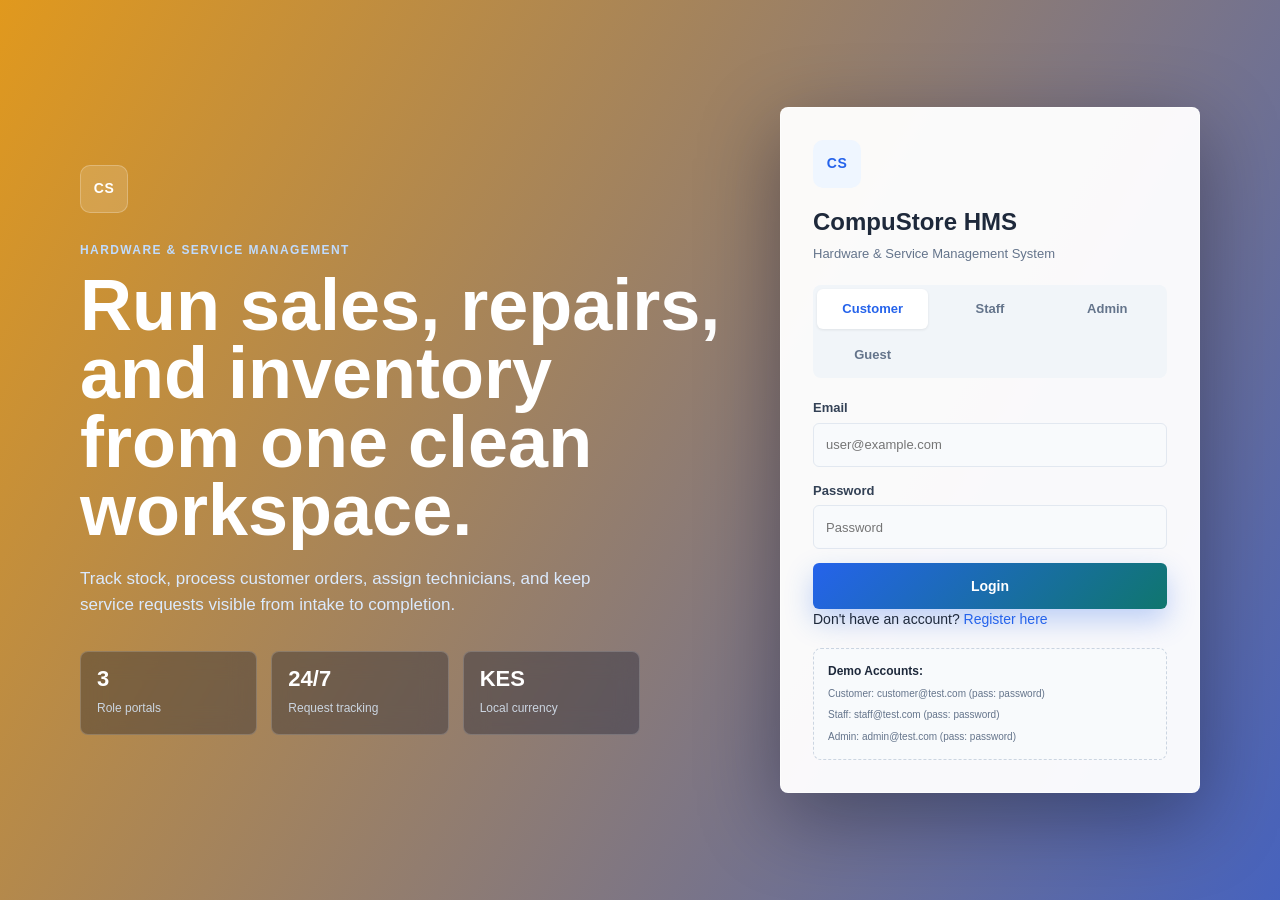
<file: index.html>
<!DOCTYPE html>
<html lang="en">

<head>
    <meta charset="UTF-8">
    <meta name="viewport" content="width=device-width, initial-scale=1.0">
    <title>CompuStore HMS - Login</title>
    <link rel="stylesheet" href="css/style.css">
    <link rel="stylesheet" href="css/login.css">
</head>

<body>
    <div class="login-container">
        <section class="landing-panel" aria-label="CompuStore HMS overview">
            <div class="brand-mark">CS</div>
            <p class="eyebrow">Hardware & Service Management</p>
            <h1>Run sales, repairs, and inventory from one clean workspace.</h1>
            <p class="landing-copy">
                Track stock, process customer orders, assign technicians, and keep service requests visible from intake
                to completion.
            </p>
            <div class="landing-metrics">
                <div><strong>3</strong><span>Role portals</span></div>
                <div><strong>24/7</strong><span>Request tracking</span></div>
                <div><strong>KES</strong><span>Local currency</span></div>
            </div>
        </section>

        <div class="login-card">
            <div class="login-header">
                <div class="login-logo">CS</div>
                <h1>CompuStore HMS</h1>
                <p>Hardware & Service Management System</p>
            </div>

            <div id="alertBox" class="alert hidden"></div>

            <div class="role-selector">
                <button type="button" class="role-btn active" data-role="customer">Customer</button>
                <button type="button" class="role-btn" data-role="staff">Staff</button>
                <button type="button" class="role-btn" data-role="admin">Admin</button>
                <button type="button" class="role-btn" data-role="guest" id="guestBtn">Guest</button>
            </div>

            <form id="loginForm">
                <div class="form-group">
                    <label>Email</label>
                    <input type="email" id="email" placeholder="user@example.com" required>
                </div>
                <div class="form-group">
                    <label>Password</label>
                    <input type="password" id="password" placeholder="Password" required>
                </div>
                <button type="submit" class="btn-primary btn-full">Login</button>
            </form>

            <!-- Registration Modal -->
            <div>Don't have an account? <a href="#" id="showRegisterBtn">Register here</a></div>

            <div class="demo">
                <div class="demo-credentials">
                    <strong>Demo Accounts:</strong><br>
                    <small>Customer: customer@test.com (pass: password)<br>
                        Staff: staff@test.com (pass: password)<br>
                        Admin: admin@test.com (pass: password)</small>
                </div>
                <div>
                    <div id="registerModal" class="modal hidden">
                        <div class="modal-content">
                            <span class="close" id="closeRegisterBtn">&times;</span>
                            <h2>Create New Account</h2>

                            <form id="registerForm">
                                <input type="text" id="regFullName" placeholder="Full Name" required>
                                <input type="email" id="regEmail" placeholder="Email Address" required>
                                <input type="password" id="regPassword" placeholder="Password (min 6 characters)"
                                    required>
                                <input type="tel" id="regPhone" placeholder="Phone Number (optional)">
                                <input type="text" id="regAddress" placeholder="Address (optional)">

                                <button type="submit">Create Account</button>
                            </form>

                            <p id="registerMessage"></p>
                        </div>
                    </div>
                </div>
            </div>

        </div>

    </div>

    <script src="js/utils.js"></script>
    <script src="js/login.js"></script>
</body>

</html>
</file>
<file: css/style.css>
/* ============================================================
   CompuStore HMS — Global Styles
   ============================================================ */
*, *::before, *::after { box-sizing: border-box; margin: 0; padding: 0; }

:root {
  --primary:   #2563eb;
  --primary-d: #1d4ed8;
  --success:   #10b981;
  --warning:   #f59e0b;
  --danger:    #ef4444;
  --info:      #3b82f6;

  --bg:        #f8fafc;
  --surface:   #ffffff;
  --border:    #e2e8f0;

  --text:      #1e293b;
  --muted:     #64748b;
  --subtle:    #94a3b8;

  --radius:    8px;
  --shadow-s:  0 1px 3px rgba(0,0,0,.08);
  --shadow-m:  0 4px 12px rgba(0,0,0,.10);
  --shadow-l:  0 10px 30px rgba(0,0,0,.12);
  --sidebar-w: 220px;
}

body {
  font-family: -apple-system, BlinkMacSystemFont, 'Segoe UI', sans-serif;
  font-size: 14px;
  color: var(--text);
  background: var(--bg);
  line-height: 1.5;
}

/* ---- Typography ---- */
h1 { font-size: 24px; font-weight: 700; }
h2 { font-size: 20px; font-weight: 700; }
h3 { font-size: 17px; font-weight: 600; }
h4 { font-size: 15px; font-weight: 600; }
p  { color: var(--muted); }
a  { color: var(--primary); text-decoration: none; }
a:hover { text-decoration: underline; }

/* ---- Buttons ---- */
.btn {
  display: inline-flex; align-items: center; gap: 6px;
  padding: 9px 16px; border-radius: 6px; border: 1px solid transparent;
  font-size: 13px; font-weight: 500; cursor: pointer; transition: all .15s;
}
.btn-full { width: 100%; justify-content: center; }
.btn-primary  { background: var(--primary);  color: #fff; border-color: var(--primary);  }
.btn-primary:hover { background: var(--primary-d); }
.btn-success  { background: var(--success);  color: #fff; border-color: var(--success);  }
.btn-danger   { background: var(--danger);   color: #fff; border-color: var(--danger);   }
.btn-warning  { background: var(--warning);  color: #fff; border-color: var(--warning);  }
.btn-outline  { background: transparent; color: var(--text); border-color: var(--border); }
.btn-outline:hover { background: var(--bg); }
.btn-sm { padding: 5px 10px; font-size: 12px; }
.btn:disabled { opacity: .55; cursor: not-allowed; }

/* ---- Forms ---- */
.form-group  { margin-bottom: 14px; }
.form-row    { display: flex; gap: 12px; }
.form-row .form-group { flex: 1; }
label        { display: block; margin-bottom: 5px; font-weight: 500; font-size: 13px; }
input, select, textarea {
  width: 100%; padding: 9px 12px; border: 1px solid var(--border);
  border-radius: 6px; font-size: 13px; font-family: inherit;
  background: var(--surface); color: var(--text); transition: border .15s;
}
input:focus, select:focus, textarea:focus {
  outline: none; border-color: var(--primary);
  box-shadow: 0 0 0 3px rgba(37,99,235,.12);
}
textarea { resize: vertical; min-height: 80px; }

/* ---- Cards ---- */
.card {
  background: var(--surface); border: 1px solid var(--border);
  border-radius: var(--radius); padding: 20px; box-shadow: var(--shadow-s);
}
.card-header {
  display: flex; justify-content: space-between; align-items: center;
  margin-bottom: 16px; padding-bottom: 12px; border-bottom: 1px solid var(--border);
}
.card-header h3 { margin: 0; }

/* ---- Table ---- */
.table-wrap { overflow-x: auto; }
table { width: 100%; border-collapse: collapse; font-size: 13px; }
thead { background: var(--bg); }
th { padding: 10px 12px; text-align: left; font-weight: 600; border-bottom: 1px solid var(--border); white-space: nowrap; }
td { padding: 10px 12px; border-bottom: 1px solid var(--border); vertical-align: middle; }
tr:hover td { background: var(--bg); }
tr:last-child td { border-bottom: none; }

/* ---- Badges ---- */
.badge {
  display: inline-block; padding: 3px 9px; border-radius: 20px;
  font-size: 11px; font-weight: 600; white-space: nowrap;
}
.badge-success { background: #d1fae5; color: #065f46; }
.badge-warning { background: #fef3c7; color: #92400e; }
.badge-danger  { background: #fee2e2; color: #991b1b; }
.badge-info    { background: #dbeafe; color: #1e40af; }
.badge-muted   { background: #f1f5f9; color: #475569; }

/* ---- Alert ---- */
.alert {
  padding: 11px 14px; border-radius: 6px; font-size: 13px; margin-bottom: 14px;
}
.alert-success { background: #d1fae5; color: #065f46; border: 1px solid #a7f3d0; }
.alert-error   { background: #fee2e2; color: #991b1b; border: 1px solid #fecaca; }
.alert-warning { background: #fef3c7; color: #92400e; border: 1px solid #fde68a; }
.hidden { display: none !important; }

/* ---- App Shell (sidebar + main) ---- */
.app-shell { display: flex; min-height: 100vh; }

.sidebar {
  width: var(--sidebar-w); background: #1e293b; color: #94a3b8;
  display: flex; flex-direction: column; flex-shrink: 0; position: fixed;
  top: 0; left: 0; height: 100vh; overflow-y: auto; z-index: 100;
}
.sidebar-logo {
  padding: 20px 16px; font-size: 16px; font-weight: 700; color: #fff;
  border-bottom: 1px solid #334155; display: flex; align-items: center; gap: 8px;
}
.sidebar-section {
  padding: 16px 16px 4px; font-size: 10px; font-weight: 600;
  letter-spacing: .6px; text-transform: uppercase; color: #475569;
}
.sidebar-link {
  display: flex; align-items: center; gap: 9px; padding: 9px 16px;
  font-size: 13px; color: #94a3b8; cursor: pointer; border-radius: 4px;
  margin: 1px 8px; text-decoration: none; transition: all .15s;
}
.sidebar-link:hover { background: #334155; color: #e2e8f0; text-decoration: none; }
.sidebar-link.active { background: var(--primary); color: #fff; }
.sidebar-link .icon { font-size: 15px; width: 18px; text-align: center; }

.topbar {
  height: 56px; background: var(--surface); border-bottom: 1px solid var(--border);
  display: flex; align-items: center; justify-content: space-between;
  padding: 0 24px; box-shadow: var(--shadow-s); position: sticky; top: 0; z-index: 50;
}
.topbar-title { font-size: 16px; font-weight: 600; }
.topbar-user  { display: flex; align-items: center; gap: 10px; font-size: 13px; }
.avatar {
  width: 32px; height: 32px; border-radius: 50%; background: var(--primary);
  color: #fff; display: flex; align-items: center; justify-content: center;
  font-size: 12px; font-weight: 700;
}

.main-area { margin-left: var(--sidebar-w); flex: 1; display: flex; flex-direction: column; }
.page-content { padding: 24px; max-width: 1300px; }

/* ---- Stats grid ---- */
.stats-grid { display: grid; grid-template-columns: repeat(auto-fit, minmax(180px,1fr)); gap: 14px; margin-bottom: 24px; }
.stat-card  {
  background: var(--surface); border: 1px solid var(--border); border-radius: var(--radius);
  padding: 18px; box-shadow: var(--shadow-s); transition: box-shadow .2s;
}
.stat-card:hover { box-shadow: var(--shadow-m); }
.stat-label { font-size: 12px; color: var(--muted); margin-bottom: 6px; }
.stat-value { font-size: 26px; font-weight: 700; color: var(--primary); }
.stat-sub   { font-size: 11px; color: var(--subtle); margin-top: 3px; }

/* ---- Grid helpers ---- */
.grid-2 { display: grid; grid-template-columns: 1fr 1fr; gap: 20px; }
.grid-3 { display: grid; grid-template-columns: 1fr 1fr 1fr; gap: 20px; }
@media(max-width:768px) { .grid-2, .grid-3 { grid-template-columns: 1fr; } }

/* ---- Modal ---- */
.modal-overlay {
  position: fixed; inset: 0; background: rgba(0,0,0,.45); z-index: 1000;
  display: flex; align-items: center; justify-content: center; padding: 20px;
}
.modal {
  background: var(--surface); border-radius: var(--radius); width: 100%;
  max-width: 560px; max-height: 90vh; overflow-y: auto;
  box-shadow: var(--shadow-l); animation: slideUp .2s ease;
}
.modal-header {
  padding: 18px 20px; border-bottom: 1px solid var(--border);
  display: flex; justify-content: space-between; align-items: center;
}
.modal-body   { padding: 20px; }
.modal-footer { padding: 14px 20px; border-top: 1px solid var(--border); display: flex; gap: 8px; justify-content: flex-end; }
.modal-close  { background: none; border: none; font-size: 20px; cursor: pointer; color: var(--muted); padding: 0; }
@keyframes slideUp { from { transform: translateY(20px); opacity:0; } to { transform:none; opacity:1; } }

/* ---- Spinner ---- */
.spinner-wrap { display: flex; justify-content: center; padding: 40px; }
.spinner { width: 36px; height: 36px; border: 3px solid var(--border); border-top-color: var(--primary); border-radius: 50%; animation: spin .8s linear infinite; }
@keyframes spin { to { transform: rotate(360deg); } }

/* ---- Toolbar ---- */
.toolbar { display: flex; gap: 10px; margin-bottom: 16px; flex-wrap: wrap; align-items: center; }
.toolbar-right { margin-left: auto; }
.search-input { max-width: 240px; }

/* ---- Kanban ---- */
.kanban { display: grid; grid-template-columns: repeat(4,1fr); gap: 14px; }
@media(max-width:900px) { .kanban { grid-template-columns: 1fr 1fr; } }
.kanban-col { background: var(--bg); border-radius: var(--radius); padding: 12px; }
.kanban-col-title {
  font-size: 12px; font-weight: 700; text-transform: uppercase; letter-spacing: .5px;
  margin-bottom: 10px; padding: 6px 10px; border-radius: 4px; display: flex;
  justify-content: space-between; align-items: center;
}
.col-pending    .kanban-col-title { background: #fef3c7; color: #92400e; }
.col-progress   .kanban-col-title { background: #dbeafe; color: #1e40af; }
.col-parts      .kanban-col-title { background: #ede9fe; color: #5b21b6; }
.col-completed  .kanban-col-title { background: #d1fae5; color: #065f46; }
.kanban-card {
  background: var(--surface); border: 1px solid var(--border); border-radius: 6px;
  padding: 10px 12px; margin-bottom: 8px; cursor: pointer; transition: box-shadow .15s;
}
.kanban-card:hover { box-shadow: var(--shadow-m); }
.kanban-card-id    { font-size: 10px; color: var(--muted); margin-bottom: 4px; }
.kanban-card-title { font-size: 13px; font-weight: 600; margin-bottom: 3px; }
.kanban-card-meta  { font-size: 11px; color: var(--muted); }
.kanban-card-foot  { display: flex; justify-content: space-between; align-items: center; margin-top: 8px; }

/* ---- Priority colors ---- */
.priority-high   { color: var(--danger);  font-weight: 600; }
.priority-medium { color: var(--warning); font-weight: 600; }
.priority-low    { color: var(--success); font-weight: 600; }

/* ---- Breadcrumb ---- */
.breadcrumb { font-size: 12px; color: var(--muted); margin-bottom: 16px; }
.breadcrumb span { color: var(--subtle); padding: 0 4px; }

/* ---- Empty state ---- */
.empty { text-align: center; padding: 40px 20px; color: var(--muted); }
.empty .empty-icon { font-size: 40px; margin-bottom: 10px; }

/* ---- Shop ---- */
.product-card {
  border: 1px solid var(--border);
  border-radius: var(--radius);
  padding: 16px;
  background: var(--surface);
}
.product-icon {
  width: 44px;
  height: 44px;
  border-radius: 8px;
  background: var(--bg);
  color: var(--muted);
  display: flex;
  align-items: center;
  justify-content: center;
  font-size: 5px;
  font-weight: 70;
  margin-bottom: 10px;
}
.product-card .price {
  color: var(--primary);
  font-weight: 700;
  margin: 8px 0 12px;
}
.cart-item {
  border-bottom: 1px solid var(--border);
  padding: 12px 0;
  display: grid;
  grid-template-columns: 1fr auto auto;
  gap: 10px;
  align-items: center;
}
.cart-item:last-child { border-bottom: none; }
.cart-item input { width: 72px; }

    .cart-item {
      display: flex;
      align-items: center;
      gap: 12px;
      padding: 10px 0;
      border-bottom: 1px solid var(--border, #e2e8f0);
    }

    .cart-item:last-child {
      border-bottom: none;
    }

    .cart-item-name {
      flex: 1;
      font-weight: 600;
      font-size: 13px;
    }

    .cart-item-price {
      font-size: 13px;
      color: var(--muted, #64748b);
      white-space: nowrap;
    }

    .cart-item-qty {
      width: 54px;
      padding: 5px 8px;
      text-align: center;
    }

    .cart-total-row {
      display: flex;
      justify-content: space-between;
      align-items: center;
      padding: 14px 0 0;
      margin-top: 4px;
      border-top: 2px solid var(--border, #e2e8f0);
      font-size: 15px;
      font-weight: 700;
    }

    .cart-empty {
      text-align: center;
      padding: 32px 0;
      color: var(--muted, #64748b);
      font-size: 13px;
    }

    .cart-empty-icon {
      font-size: 36px;
      margin-bottom: 8px;
    }

    /* ── Product card inside dashboard ── */
    .product-card {
      background: var(--surface, #fff);
      border: 1px solid var(--border, #e2e8f0);
      border-radius: 8px;
      padding: 16px;
      display: flex;
      flex-direction: column;
      gap: 6px;
    }

    .product-card h3 {
      font-size: 14px;
      margin: 0;
    }

    .product-card .price {
      font-weight: 700;
      color: var(--primary, #2563eb);
      font-size: 15px;
      margin: 0;
    }

    .product-icon {
      font-size: 28px;
    }

    /* ── M-Pesa modal ── */
    #mpesaModal .modal {
      border-top: 4px solid #00c853;
    }
    #mpesaModal .modal-header h3 {
      color: #00c853;
    }

/* ---- Utilities ---- */
.mt-20 { margin-top: 20px; }
.mt-16 { margin-top: 16px; }
.mb-16 { margin-bottom: 16px; }
.mb-8  { margin-bottom: 8px; }
.flex-wrap-gap { display: flex; gap: 12px; flex-wrap: wrap; padding-top: 4px; }
.max-w-520 { max-width: 520px; }
.text-primary-lg { font-size: 18px; font-weight: 700; color: var(--primary); }
.muted { color: var(--muted) !important; }
.text-danger { color: var(--danger) !important; }
.text-warning { color: var(--warning) !important; }
.text-success { color: var(--success) !important; }
.text-info { color: var(--info) !important; }
.fs-13 { font-size: 13px !important; }
.fs-11 { font-size: 11px !important; }
.fs-12 { font-size: 12px !important; }
.mb-12 { margin-bottom: 12px; }
.max-w-420 { max-width: 420px; }
.mt-4 { margin-top: 4px; }
.mt-8 { margin-top: 8px; }
.p-16 { padding: 16px; }
.ellipsis-200 { max-width: 200px; white-space: nowrap; overflow: hidden; text-overflow: ellipsis; }

/* ---- Print Styles ---- */
@media print {
  .sidebar, .topbar, .btn, .modal-header, .modal-footer, .no-print { display: none !important; }
  .modal { box-shadow: none !important; border: none !important; width: 100% !important; max-width: 100% !important; position: static !important; }
  .modal-body { padding: 0 !important; }
}
</file>
<file: css/login.css>
/* Landing/login page */

body {
  min-height: 100vh;
  background:
    linear-gradient(120deg, rgba(222, 144, 10, 0.92), rgba(30, 64, 175, .82)),
    url("https://images.unsplash.com/photo-1516321318423-f06f85e504b3?auto=format&fit=crop&w=1800&q=80");
  background-size: cover;
  background-position: center;
}

.login-container {
  display: flex;
  justify-content: center;
  width: min(1120px, calc(100% - 32px));
  min-height: 100vh;
  margin: 0 auto;
  display: grid;
  grid-template-columns: minmax(0, 1.25fr) 420px;
  gap: 36px;
  align-items: center;
  padding: 40px 0;
}

.landing-panel {
  color: #fff;
  max-width: 650px;
}

.brand-mark,
.login-logo {
  width: 48px;
  height: 48px;
  border-radius: 10px;
  display: inline-flex;
  align-items: center;
  justify-content: center;
  font-weight: 800;
  letter-spacing: .5px;
}

.brand-mark {
  background: rgba(255, 255, 255, .14);
  border: 1px solid rgba(255, 255, 255, .24);
  color: #fff;
  margin-bottom: 28px;
}

.eyebrow {
  color: #bfdbfe;
  font-size: 12px;
  font-weight: 700;
  letter-spacing: 1.4px;
  text-transform: uppercase;
  margin-bottom: 12px;
}

.landing-panel h1 {
  max-width: 780px;
  color: #fff;
  font-size: clamp(40px, 6vw, 72px);
  line-height: .95;
  font-weight: 800;
  margin-bottom: 22px;
}

.landing-copy {
  max-width: 560px;
  color: #dbeafe;
  font-size: 17px;
}

.landing-metrics {
  display: grid;
  grid-template-columns: repeat(3, minmax(0, 1fr));
  gap: 14px;
  margin-top: 34px;
  max-width: 560px;
}

.landing-metrics div {
  border: 1px solid rgba(255, 255, 255, .18);
  background: rgba(15, 23, 42, .34);
  backdrop-filter: blur(12px);
  border-radius: 8px;
  padding: 16px;
}

.landing-metrics strong {
  display: block;
  color: #fff;
  font-size: 22px;
  line-height: 1;
  margin-bottom: 7px;
}

.landing-metrics span {
  color: #cbd5e1;
  font-size: 12px;
}

.login-card {
  background: rgba(255, 255, 255, .96);
  border: 1px solid rgba(255, 255, 255, .65);
  border-radius: 8px;
  box-shadow: 0 24px 80px rgba(2, 6, 23, .36);
  padding: 32px;
}

.login-header {
  margin-bottom: 22px;
}

.login-logo {
  background: #eff6ff;
  color: var(--primary);
  margin-bottom: 16px;
}

.login-header h1 {
  font-size: 24px;
  color: var(--text);
  margin-bottom: 4px;
}

.login-header p {
  color: var(--muted);
  font-size: 13px;
}

.role-selector {
  display: grid;
  grid-template-columns: repeat(3, 1fr);
  gap: 6px;
  padding: 4px;
  background: #f1f5f9;
  border-radius: 8px;
  margin-bottom: 20px;
}

.role-btn {
  border: 0;
  border-radius: 6px;
  background: transparent;
  color: var(--muted);
  cursor: pointer;
  font: inherit;
  font-size: 13px;
  font-weight: 700;
  padding: 10px 8px;
  transition: background .15s, box-shadow .15s, color .15s;
}

.role-btn:hover {
  color: var(--text);
}

.role-btn.active {
  background: #fff;
  color: var(--primary);
  box-shadow: var(--shadow-s);
}

.login-card label {
  color: #334155;
  font-weight: 700;
}

.login-card input {
  min-height: 44px;
  background: #f8fafc;
}

.login-card .btn-primary {
  width: 100%;
  min-height: 46px;
  border: 0;
  border-radius: 6px;
  background: linear-gradient(135deg, var(--primary), #0f766e);
  color: #fff;
  cursor: pointer;
  font-size: 14px;
  font-weight: 800;
  box-shadow: 0 12px 28px rgba(37, 99, 235, .28);
}

.login-card .btn-primary:hover {
  filter: brightness(.97);
}

.form-footer {
  text-align: center;
  font-size: 13px;
  margin-top: 16px;
}

.form-footer a {
  font-weight: 800;
}

@media (max-width: 768px) {
  .demo-credentials {
    padding: 1.5rem;
  }

  .demo-credentials strong {
    font-size: 2rem;
    margin-bottom: 2rem;
  }

  .demo-credentials small {
    font-size: 1.2rem;
    line-height: 2.5;
    padding: 1.5rem;
  }
}

@media (max-width: 480px) {
  .demo-credentials strong {
    font-size: 1.5rem;
  }

  .demo-credentials small {
    font-size: 1rem;
    line-height: 2.2;
  }
}


.demo-credentials {
  width: 100%;
  margin-top: 18px;
  background: #f8fafc;
  border: 1px dashed #cbd5e1;
  border-radius: 8px;
  color: var(--muted);
  font-size: 12px;
  line-height: 1.8;
  padding: 12px 14px;
}

.demo-credentials strong {
  color: var(--text);
}

@media (max-width: 860px) {
  body {
    background-position: left center;
  }

  .login-container {
    grid-template-columns: 1fr;
    gap: 24px;
    padding: 28px 0;
  }

  .landing-panel h1 {
    font-size: 40px;
  }

  .landing-copy {
    font-size: 15px;
  }

  .landing-metrics {
    grid-template-columns: 1fr;
  }
}

@media (max-width: 520px) {
  .login-container {
    width: min(100% - 20px, 420px);
  }

  .landing-panel h1 {
    font-size: 34px;
  }

  .login-card {
    padding: 24px;
  }
}

.modal {
  position: fixed;
  z-index: 1000;
  left: 0;
  top: 0;
  width: 100%;
  height: 100%;
  background-color: rgba(0, 0, 0, 0.6);
}

.modal-content {
  background-color: #fff;
  margin: 5% auto;
  padding: 30px;
  width: 90%;
  max-width: 420px;
  border-radius: 10px;
  position: relative;
}

.close {
  position: absolute;
  right: 20px;
  top: 15px;
  font-size: 28px;
  cursor: pointer;
}

.close:hover {
  color: #f00;
}

.modal-content input {
  width: 100%;
  padding: 12px;
  margin: 10px 0;
  border: 1px solid #ccc;
  border-radius: 5px;
  box-sizing: border-box;
}

.modal-content button {
  width: 100%;
  padding: 12px;
  background: #007bff;
  color: white;
  border: none;
  border-radius: 5px;
  cursor: pointer;
  font-size: 16px;
  margin-top: 10px;
}

.modal-content button:hover {
  background: #0056b3;
}
</file>
